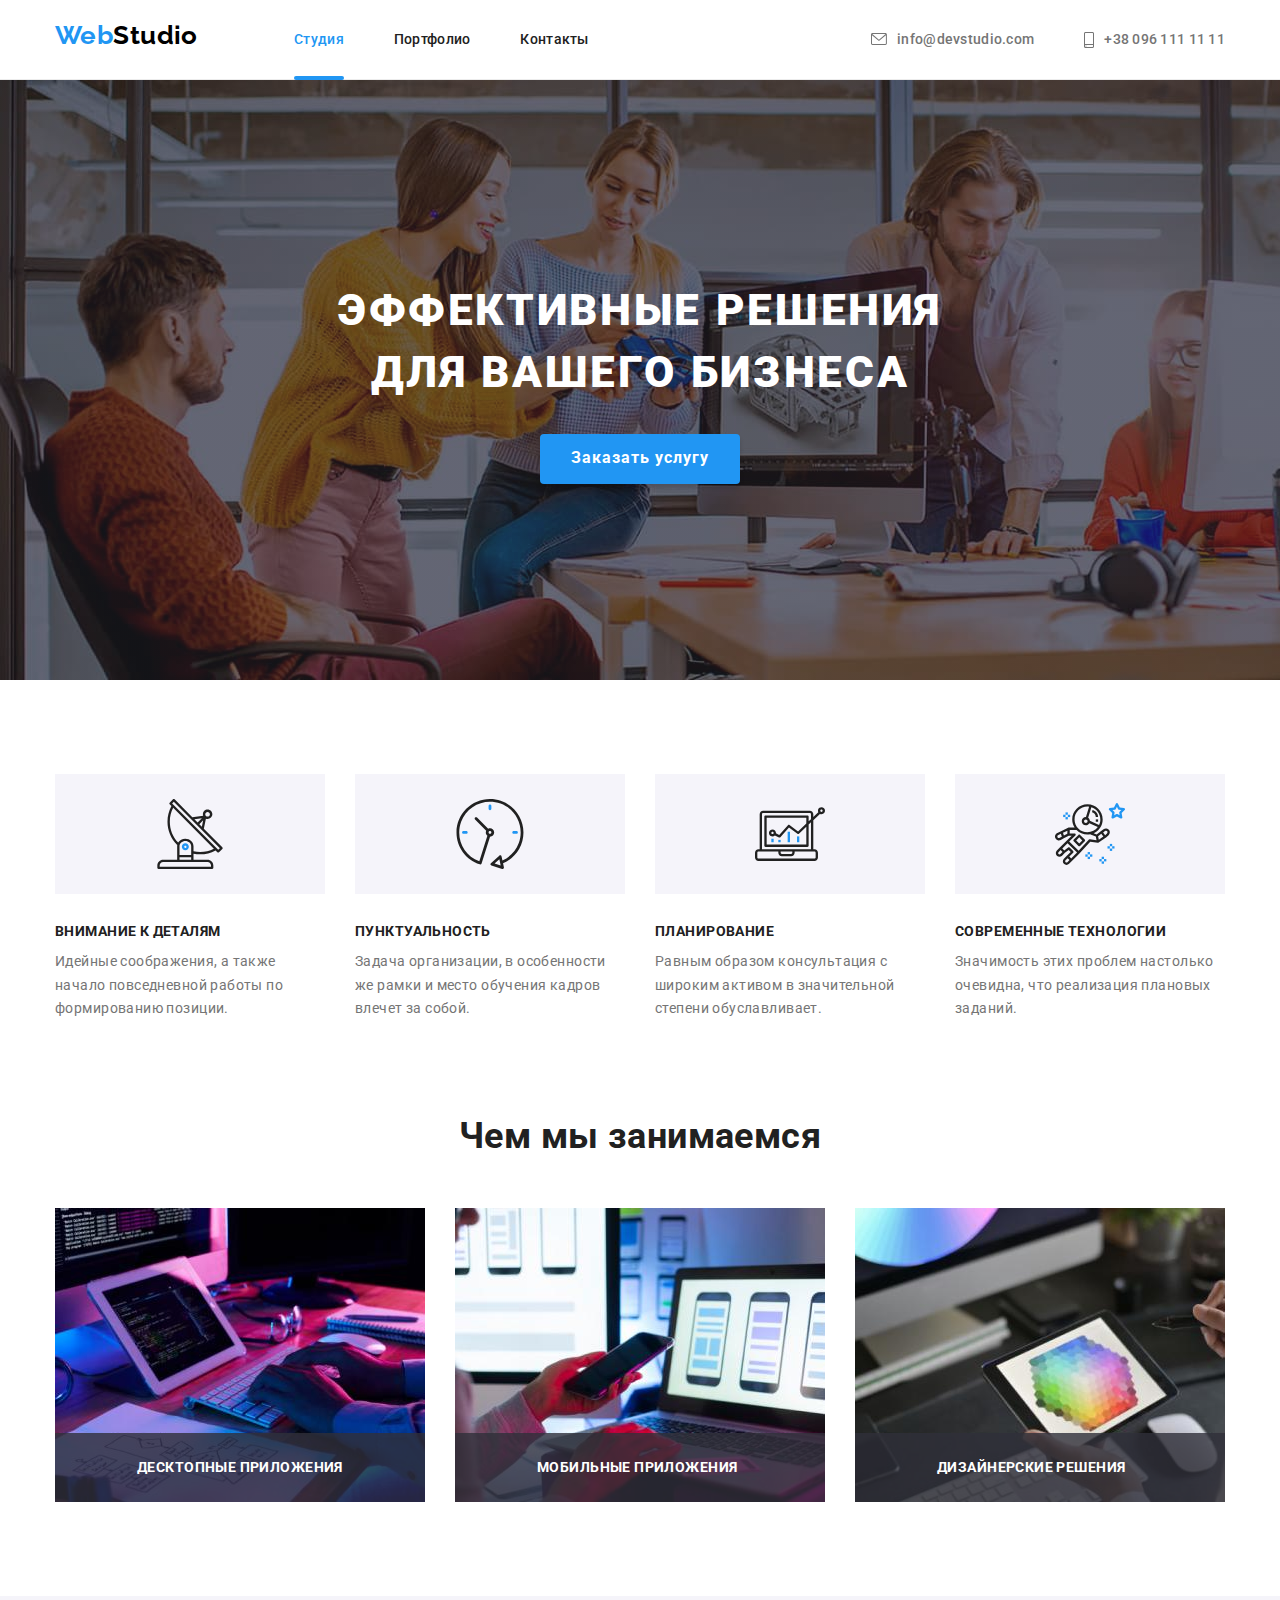
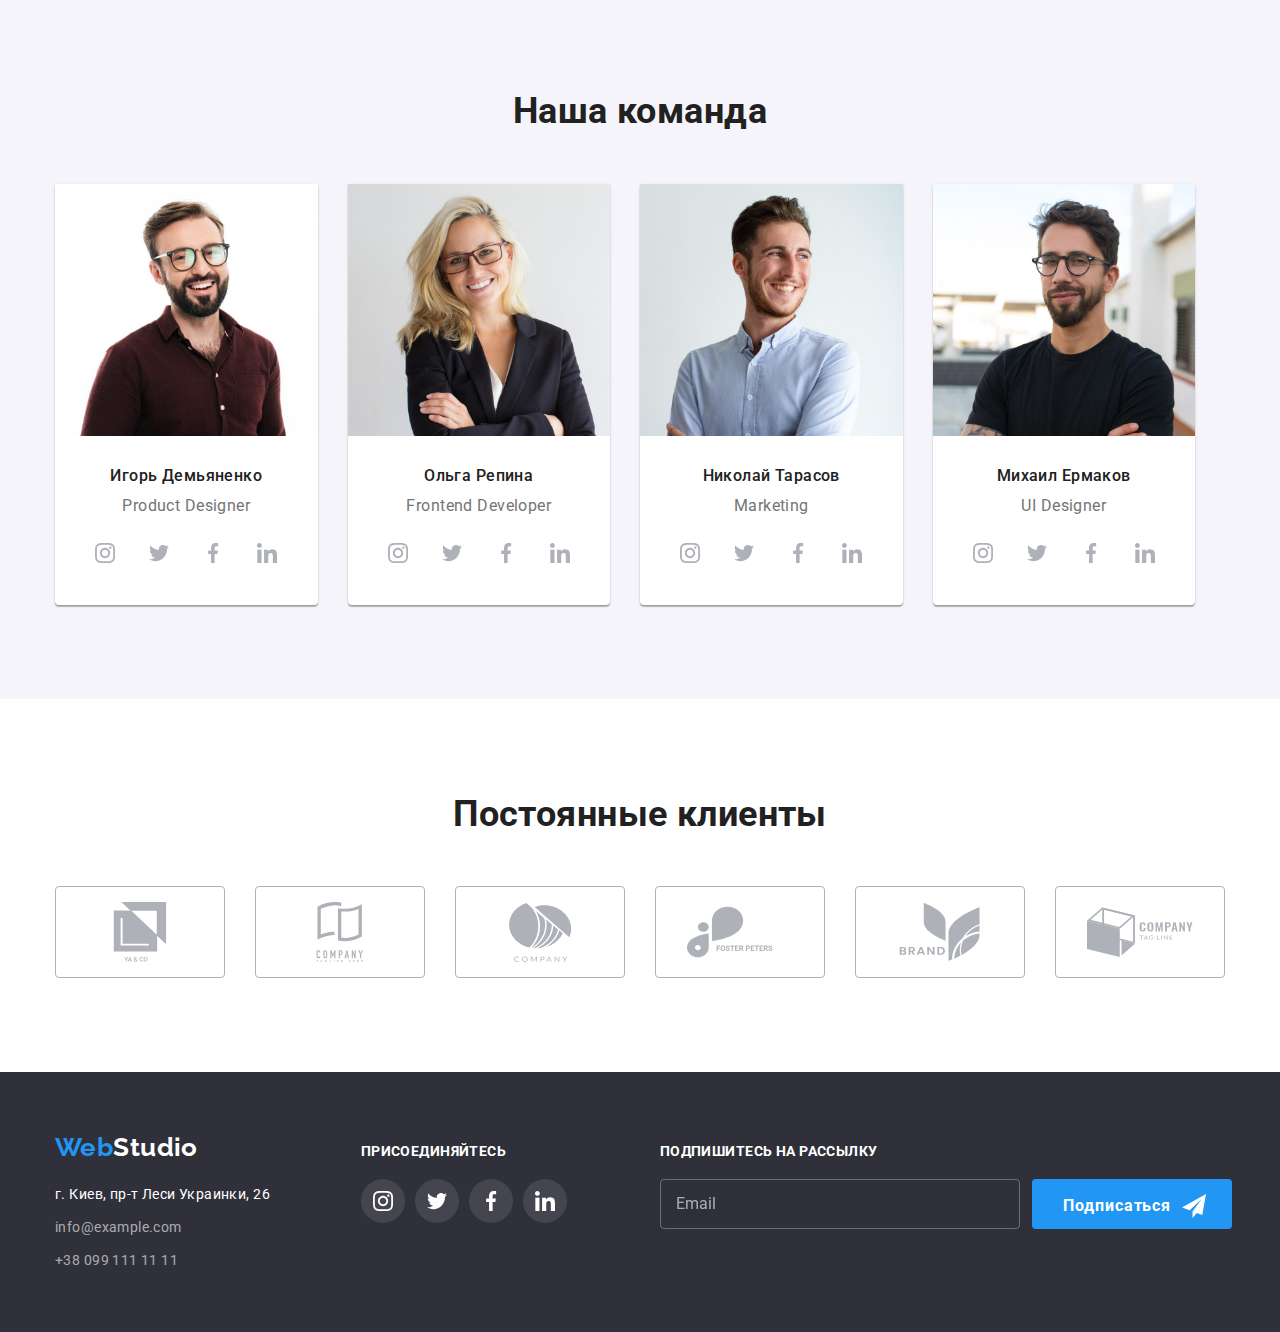
<file: index.html>
<!DOCTYPE html>
<html lang="ru">
  <head>
    <meta http-equiv="X-UA-Compatible" content="IE=edge" />
    <meta charset="UTF-8" />
    <meta name="viewport" content="width=device-width, initial-scale=1.0" />
    <title>WebStudio</title>
    <link rel="preconnect" href="https://fonts.gstatic.com" />
    <!-- Connecting Google fonts -->
    <link
      href="https://fonts.googleapis.com/css2?family=Raleway:wght@700&family=Roboto:wght@400;500;700;900&display=swap"
      rel="stylesheet"
    />
    <!-- Connecting CSS Styles -->
    <link
      rel="stylesheet"
      href="https://cdnjs.cloudflare.com/ajax/libs/modern-normalize/1.0.0/modern-normalize.min.css"
    />
    <link rel="stylesheet" href="css/styles.css" />
  </head>
  <body>
    <!-- Header -->
    <header class="page-header">
      <!-- Main navigation -->
      <div class="container">
        <nav>
          <!-- A logo is always a link -->
          <a class="link logo" href="./index.html" lang="en"
            ><span class="logo-accent">Web</span>Studio</a
          >

          <ul class="list site-nav">
            <li class="item">
              <a class="link current" href="./index.html">Студия</a>
            </li>
            <li class="item">
              <a class="link" href="./portfolio.html">Портфолио</a>
            </li>
            <li class="item"><a class="link" href="#">Контакты</a></li>
          </ul>
        </nav>

        <ul class="list site-nav-contacts">
          <li class="item">
            <a class="link contacts-link" href="mailto:info@devstudio.com">
              <svg class="email-icon" width="16" height="12">
                <use href="./images/icons/sprite.svg#icon-envelope"></use>
              </svg>
              info@devstudio.com
            </a>
          </li>
          <li class="item">
            <a class="link contacts-link" href="tel:+380961111111">
              <svg class="smartphone-icon" width="10" height="16">
                <use href="./images/icons/sprite.svg#icon-smartphone"></use>
              </svg>
              +38 096 111 11 11</a
            >
          </li>
        </ul>
      </div>
    </header>

    <!-- Unique page content -->
    <main>
      <!-- Hero section -->
      <section class="hero-section">
        <div class="hero-overlay">
          <h1 class="title page-title">
            Эффективные решения для вашего бизнеса
          </h1>
          <button type="button" class="hero-button" data-modal-open>
            Заказать услугу
          </button>
        </div>
      </section>

      <!-- Advantages section -->
      <section class="section">
        <div class="container">
          <h2 class="title section-title visually-hidden">Наши преимущества</h2>
          <!-- Hide in CSS -->

          <ul class="list advantages-list">
            <li class="item">
              <div class="advantages-icon-wrap">
                <svg width="70" height="70">
                  <use href="./images/icons/sprite.svg#icon-antenna"></use>
                </svg>
              </div>
              <h3 class="title advantages-title">Внимание к деталям</h3>
              <p>
                Идейные соображения, а также начало повседневной работы по
                формированию позиции.
              </p>
            </li>
            <li class="item">
              <div class="advantages-icon-wrap">
                <svg width="70" height="70">
                  <use href="./images/icons/sprite.svg#icon-clock"></use>
                </svg>
              </div>
              <h3 class="title advantages-title">Пунктуальность</h3>
              <p>
                Задача организации, в особенности же рамки и место обучения
                кадров влечет за собой.
              </p>
            </li>
            <li class="item">
              <div class="advantages-icon-wrap">
                <svg width="70" height="70">
                  <use href="./images/icons/sprite.svg#icon-diagram"></use>
                </svg>
              </div>
              <h3 class="title advantages-title">Планирование</h3>
              <p>
                Равным образом консультация с широким активом в значительной
                степени обуславливает.
              </p>
            </li>
            <li class="item">
              <div class="advantages-icon-wrap">
                <svg width="70" height="70">
                  <use href="./images/icons/sprite.svg#icon-astronaut"></use>
                </svg>
              </div>
              <h3 class="title advantages-title">Современные технологии</h3>
              <p>
                Значимость этих проблем настолько очевидна, что реализация
                плановых заданий.
              </p>
            </li>
          </ul>
        </div>
      </section>

      <!-- What we do section-->
      <section class="what-we-do-section">
        <div class="container">
          <h2 class="title section-title what-we-do-title">
            Чем мы занимаемся
          </h2>

          <ul class="list what-we-do-list">
            <li class="item">
              <div class="what-we-do-image-wrap">
                <img
                  src="./images/what-we-do/img1.jpg"
                  alt="Программист, работающий на планшете"
                  width="370"
                />
                <div class="what-we-do-image-overlay">
                  <p class="what-we-do-image-text">Десктопные приложения</p>
                </div>
              </div>
            </li>

            <li class="item">
              <div class="what-we-do-image-wrap">
                <img
                  src="./images/what-we-do/img2.jpg"
                  alt="Лэптоп с примерами работ"
                  width="370"
                />
                <div class="what-we-do-image-overlay">
                  <p class="what-we-do-image-text">Мобильные приложения</p>
                </div>
              </div>
            </li>

            <li class="item">
              <div class="what-we-do-image-wrap">
                <img
                  src="./images/what-we-do/img3.jpg"
                  alt="Планшет с цветовой палитрой"
                  width="370"
                />
                <div class="what-we-do-image-overlay">
                  <p class="what-we-do-image-text">Дизайнерские решения</p>
                </div>
              </div>
            </li>
          </ul>
        </div>
      </section>

      <!-- Our team section -->
      <section class="section team-section">
        <div class="container">
          <h2 class="title section-title team-title">Наша команда</h2>

          <ul class="list team-list">
            <li class="item">
              <img
                src="./images/our-team/igor.jpg"
                alt="Игорь Демьяненко"
                width="270"
              />

              <div class="team-info">
                <h3 class="title team-names">Игорь Демьяненко</h3>
                <p class="team-position" lang="en">Product Designer</p>
              </div>
              <ul class="list social-icons">
                <li class="social-icons-item">
                  <a
                    href=""
                    class="social-icons-link"
                    target="_blank"
                    rel="noopener noreferrer"
                  >
                    <svg class="social-icons-svg" width="20" height="20">
                      <use
                        href="./images/icons/sprite.svg#icon-instagram"
                      ></use></svg
                  ></a>
                </li>
                <li class="social-icons-item">
                  <a
                    href=""
                    class="social-icons-link"
                    target="_blank"
                    rel="noopener noreferrer"
                  >
                    <svg class="social-icons-svg" width="20" height="20">
                      <use
                        href="./images/icons/sprite.svg#icon-twitter"
                      ></use></svg
                  ></a>
                </li>
                <li class="social-icons-item">
                  <a
                    href=""
                    class="social-icons-link"
                    target="_blank"
                    rel="noopener noreferrer"
                  >
                    <svg class="social-icons-svg" width="20" height="20">
                      <use
                        href="./images/icons/sprite.svg#icon-facebook"
                      ></use></svg
                  ></a>
                </li>
                <li class="social-icons-item">
                  <a
                    href=""
                    class="social-icons-link"
                    target="_blank"
                    rel="noopener noreferrer"
                  >
                    <svg class="social-icons-svg" width="20" height="20">
                      <use
                        href="./images/icons/sprite.svg#icon-linkedin"
                      ></use></svg
                  ></a>
                </li>
              </ul>
            </li>

            <li class="item">
              <img
                src="./images/our-team/olga.jpg"
                alt="Ольга Репина"
                width="270"
              />

              <div class="team-info">
                <h3 class="title team-names">Ольга Репина</h3>
                <p class="team-position" lang="en">Frontend Developer</p>
              </div>
              <ul class="list social-icons">
                <li class="social-icons-item">
                  <a
                    href=""
                    class="social-icons-link"
                    target="_blank"
                    rel="noopener noreferrer"
                  >
                    <svg class="social-icons-svg" width="20" height="20">
                      <use
                        href="./images/icons/sprite.svg#icon-instagram"
                      ></use></svg
                  ></a>
                </li>
                <li class="social-icons-item">
                  <a
                    href=""
                    class="social-icons-link"
                    target="_blank"
                    rel="noopener noreferrer"
                  >
                    <svg class="social-icons-svg" width="20" height="20">
                      <use
                        href="./images/icons/sprite.svg#icon-twitter"
                      ></use></svg
                  ></a>
                </li>
                <li class="social-icons-item">
                  <a
                    href=""
                    class="social-icons-link"
                    target="_blank"
                    rel="noopener noreferrer"
                  >
                    <svg class="social-icons-svg" width="20" height="20">
                      <use
                        href="./images/icons/sprite.svg#icon-facebook"
                      ></use></svg
                  ></a>
                </li>
                <li class="social-icons-item">
                  <a
                    href=""
                    class="social-icons-link"
                    target="_blank"
                    rel="noopener noreferrer"
                  >
                    <svg class="social-icons-svg" width="20" height="20">
                      <use
                        href="./images/icons/sprite.svg#icon-linkedin"
                      ></use></svg
                  ></a>
                </li>
              </ul>
            </li>

            <li class="item">
              <img
                src="./images/our-team/nick.jpg"
                alt="Николай Тарасов"
                width="270"
              />

              <div class="team-info">
                <h3 class="title team-names">Николай Тарасов</h3>
                <p class="team-position" lang="en">Marketing</p>
              </div>
              <ul class="list social-icons">
                <li class="social-icons-item">
                  <a
                    href=""
                    class="social-icons-link"
                    target="_blank"
                    rel="noopener noreferrer"
                  >
                    <svg class="social-icons-svg" width="20" height="20">
                      <use
                        href="./images/icons/sprite.svg#icon-instagram"
                      ></use></svg
                  ></a>
                </li>
                <li class="social-icons-item">
                  <a
                    href=""
                    class="social-icons-link"
                    target="_blank"
                    rel="noopener noreferrer"
                  >
                    <svg class="social-icons-svg" width="20" height="20">
                      <use
                        href="./images/icons/sprite.svg#icon-twitter"
                      ></use></svg
                  ></a>
                </li>
                <li class="social-icons-item">
                  <a
                    href=""
                    class="social-icons-link"
                    target="_blank"
                    rel="noopener noreferrer"
                  >
                    <svg class="social-icons-svg" width="20" height="20">
                      <use
                        href="./images/icons/sprite.svg#icon-facebook"
                      ></use></svg
                  ></a>
                </li>
                <li class="social-icons-item">
                  <a
                    href=""
                    class="social-icons-link"
                    target="_blank"
                    rel="noopener noreferrer"
                  >
                    <svg class="social-icons-svg" width="20" height="20">
                      <use
                        href="./images/icons/sprite.svg#icon-linkedin"
                      ></use></svg
                  ></a>
                </li>
              </ul>
            </li>

            <li class="item">
              <img
                src="./images/our-team/mikhail.jpg"
                alt="Михаил Ермаков"
                width="270"
              />

              <div class="team-info">
                <h3 class="title team-names">Михаил Ермаков</h3>
                <p class="team-position" lang="en">UI Designer</p>
              </div>
              <ul class="list social-icons">
                <li class="social-icons-item">
                  <a
                    href=""
                    class="social-icons-link"
                    target="_blank"
                    rel="noopener noreferrer"
                  >
                    <svg class="social-icons-svg" width="20" height="20">
                      <use
                        href="./images/icons/sprite.svg#icon-instagram"
                      ></use></svg
                  ></a>
                </li>
                <li class="social-icons-item">
                  <a
                    href=""
                    class="social-icons-link"
                    target="_blank"
                    rel="noopener noreferrer"
                  >
                    <svg class="social-icons-svg" width="20" height="20">
                      <use
                        href="./images/icons/sprite.svg#icon-twitter"
                      ></use></svg
                  ></a>
                </li>
                <li class="social-icons-item">
                  <a
                    href=""
                    class="social-icons-link"
                    target="_blank"
                    rel="noopener noreferrer"
                  >
                    <svg class="social-icons-svg" width="20" height="20">
                      <use
                        href="./images/icons/sprite.svg#icon-facebook"
                      ></use></svg
                  ></a>
                </li>
                <li class="social-icons-item">
                  <a
                    href=""
                    class="social-icons-link"
                    target="_blank"
                    rel="noopener noreferrer"
                  >
                    <svg class="social-icons-svg" width="20" height="20">
                      <use
                        href="./images/icons/sprite.svg#icon-linkedin"
                      ></use></svg
                  ></a>
                </li>
              </ul>
            </li>
          </ul>
        </div>
      </section>

      <!-- Our clients -->
      <section class="section">
        <div class="container">
          <h2 class="title section-title clients-section-title">
            Постоянные клиенты
          </h2>
          <ul class="list clients-list">
            <li class="clients-list-item">
              <a
                href=""
                class="clients-list-link"
                target="_blank"
                rel="noopener noreferrer"
                ><div class="clients-list-item-wrap">
                  <svg class="clients-list-svg" width="106" height="60">
                    <use href="./images/icons/sprite.svg#icon-client-1"></use>
                  </svg>
                </div>
              </a>
            </li>
            <li class="clients-list-item">
              <a
                href=""
                class="clients-list-link"
                target="_blank"
                rel="noopener noreferrer"
                ><div class="clients-list-item-wrap">
                  <svg class="clients-list-svg" width="106" height="60">
                    <use href="./images/icons/sprite.svg#icon-client-2"></use>
                  </svg></div
              ></a>
            </li>
            <li class="clients-list-item">
              <a
                href=""
                class="clients-list-link"
                target="_blank"
                rel="noopener noreferrer"
                ><div class="clients-list-item-wrap">
                  <svg class="clients-list-svg" width="106" height="60">
                    <use href="./images/icons/sprite.svg#icon-client-3"></use>
                  </svg></div
              ></a>
            </li>
            <li class="clients-list-item">
              <a
                href=""
                class="clients-list-link"
                target="_blank"
                rel="noopener noreferrer"
                ><div class="clients-list-item-wrap">
                  <svg class="clients-list-svg" width="106" height="60">
                    <use href="./images/icons/sprite.svg#icon-client-4"></use>
                  </svg></div
              ></a>
            </li>
            <li class="clients-list-item">
              <a
                href=""
                class="clients-list-link"
                target="_blank"
                rel="noopener noreferrer"
                ><div class="clients-list-item-wrap">
                  <svg class="clients-list-svg" width="106" height="60">
                    <use href="./images/icons/sprite.svg#icon-client-5"></use>
                  </svg></div
              ></a>
            </li>
            <li class="clients-list-item">
              <a
                href=""
                class="clients-list-link"
                target="_blank"
                rel="noopener noreferrer"
                ><div class="clients-list-item-wrap">
                  <svg class="clients-list-svg" width="106" height="60">
                    <use href="./images/icons/sprite.svg#icon-client-6"></use>
                  </svg></div
              ></a>
            </li>
          </ul>
        </div>
      </section>
    </main>

    <!-- Footer -->
    <footer class="footer">
      <div class="container footer-container">
        <address class="address">
          <a class="link logo logo-footer" href="/" lang="en"
            ><span class="logo-accent">Web</span>Studio</a
          >
          <p class="footer-address-text">г. Киев, пр-т Леси Украинки, 26</p>
          <ul class="list footer-contacts">
            <li class="item">
              <a class="link" href="mailto:info@example.com"
                >info@example.com</a
              >
            </li>
            <li class="item">
              <a class="link" href="tel:+380991111111">+38 099 111 11 11</a>
            </li>
          </ul>
        </address>
        <!-- Join us socials -->
        <div class="join-us-footer">
          <p class="join-us-footer-title">Присоединяйтесь</p>
          <ul class="list social-icons">
            <li class="social-icons-item">
              <a
                href=""
                class="footer-social-icons-link"
                target="_blank"
                rel="noopener noreferrer"
              >
                <svg class="footer-social-icons-svg" width="20" height="20">
                  <use
                    href="./images/icons/sprite.svg#icon-instagram"
                  ></use></svg
              ></a>
            </li>
            <li class="social-icons-item">
              <a
                href=""
                class="footer-social-icons-link"
                target="_blank"
                rel="noopener noreferrer"
              >
                <svg class="footer-social-icons-svg" width="20" height="20">
                  <use href="./images/icons/sprite.svg#icon-twitter"></use></svg
              ></a>
            </li>
            <li class="social-icons-item">
              <a
                href=""
                class="footer-social-icons-link"
                target="_blank"
                rel="noopener noreferrer"
              >
                <svg class="footer-social-icons-svg" width="20" height="20">
                  <use
                    href="./images/icons/sprite.svg#icon-facebook"
                  ></use></svg
              ></a>
            </li>
            <li class="social-icons-item">
              <a
                href=""
                class="footer-social-icons-link"
                target="_blank"
                rel="noopener noreferrer"
              >
                <svg class="footer-social-icons-svg" width="20" height="20">
                  <use
                    href="./images/icons/sprite.svg#icon-linkedin"
                  ></use></svg
              ></a>
            </li>
          </ul>
        </div>
        <!-- Footer Subscribe Form -->
        <div class="subscribe-footer-wrap">
          <p class="subscribe-footer-title">Подпишитесь на рассылку</p>
          <form class="footer-subscribe-form">
            <div class="footer-email-form-field">
              <label for="footer-email" class="form-label"></label>
              <input
                type="email"
                name="email"
                id="footer-email"
                placeholder="Email"
                class="form-input-subscribe"
              />
            </div>

            <button class="footer-subscribe-button" type="submit">
              Подписаться
              <svg class="footer-subscribe-button-icon" width="24" height="24">
                <use href="./images/icons/sprite.svg#icon-send"></use>
              </svg>
            </button>
          </form>
        </div>
      </div>
    </footer>

    <!-- Order service modal -->
    <div class="backdrop is-hidden" data-modal>
      <div class="modal">
        <button class="modal-close-button">
          <svg class="modal-close-icon" width="18" height="18" data-modal-close>
            <use href="./images/icons/sprite.svg#icon-close"></use>
          </svg>
        </button>

        <!-- Modal form -->
        <form class="modal-form js-speaker-form" autocomplete="off">
          <p class="modal-form-heading">
            Оставьте свои данные, мы вам перезвоним
          </p>
          <div class="modal-form-field">
            <label for="name" class="modal-form-label">Имя</label>

            <input type="text" name="user-name" id="name" class="form-input" />
            <svg class="modal-field-icon" width="18" height="18">
              <use href="./images/icons/sprite.svg#icon-person"></use>
            </svg>
          </div>

          <div class="modal-form-field">
            <label for="tel" class="modal-form-label">Телефон</label>

            <input type="tel" name="tel" id="tel" class="form-input" />
            <svg class="modal-field-icon" width="18" height="18">
              <use href="./images/icons/sprite.svg#icon-phone"></use>
            </svg>
          </div>

          <div class="modal-form-field">
            <label for="modal-form-email" class="modal-form-label">Почта</label>

            <input
              type="email"
              name="email"
              id="modal-form-email"
              class="form-input"
            />
            <svg class="modal-field-icon" width="18" height="18">
              <use href="./images/icons/sprite.svg#icon-email"></use>
            </svg>
          </div>

          <div class="modal-form-field modal-form-field-comment">
            <label for="comment" class="modal-form-label">Комментарий</label>
            <textarea
              name="comment"
              rows="10"
              id="comment"
              placeholder="Введите текст"
              class="form-input textarea-comment"
            ></textarea>
          </div>

          <div class="modal-form-policy-field">
            <label class="modal-form-policy-label">
              <input type="checkbox" name="policy" class="policy-checkbox" />
              <span class="checkbox-icon"></span>
              <span>
                Соглашаюсь с рассылкой и принимаю
                <a href="" class="modal-form-policy-link">Условия договора</a>
              </span>
            </label>
          </div>

          <button class="modal-form-submit-button" type="submit">
            Отправить
          </button>
        </form>
      </div>
    </div>
    <script src="./js/modal.js"></script>
  </body>
</html>
</file>
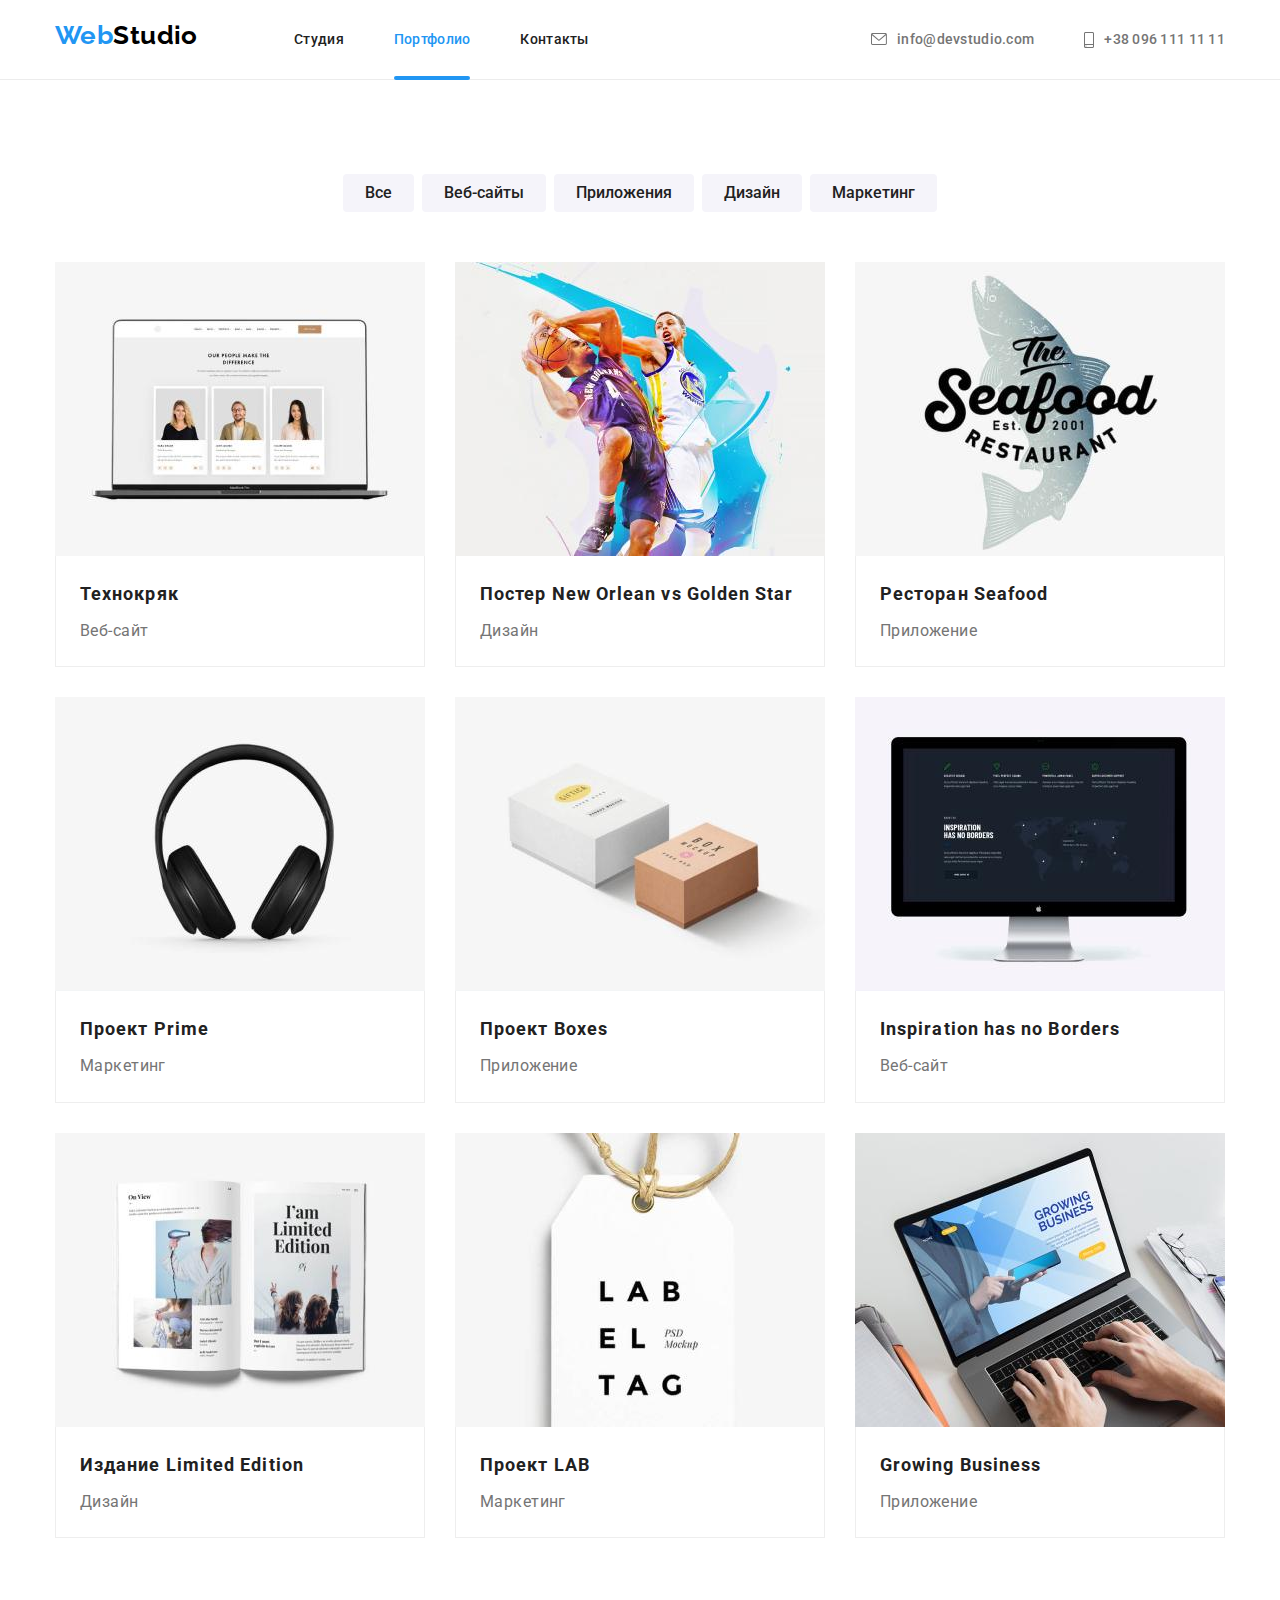
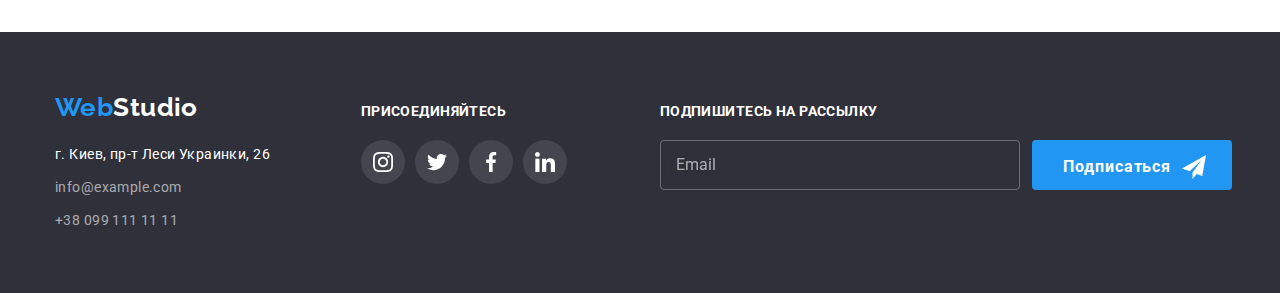
<file: portfolio.html>
<!DOCTYPE html>
<html lang="ru">
  <head>
    <meta charset="UTF-8" />
    <meta http-equiv="X-UA-Compatible" content="IE=edge" />
    <meta name="viewport" content="width=device-width, initial-scale=1.0" />
    <title>Portfolio</title>
    <link rel="preconnect" href="https://fonts.gstatic.com" />
    <!-- Connecting Google fonts-->
    <link
      href="https://fonts.googleapis.com/css2?family=Raleway:wght@700&family=Roboto:wght@400;500;700;900&display=swap"
      rel="stylesheet"
    />
    <!-- Connecting CSS Styles -->
    <link
      rel="stylesheet"
      href="https://cdnjs.cloudflare.com/ajax/libs/modern-normalize/1.0.0/modern-normalize.min.css"
    />
    <link rel="stylesheet" href="css/styles.css" />
  </head>
  <body>
    <!-- Header -->
    <header class="page-header">
      <!-- Main navigation -->
      <div class="container">
        <nav>
          <!-- A logo is always a link -->
          <a class="link logo" href="./index.html" lang="en"
            ><span class="logo-accent">Web</span>Studio</a
          >

          <ul class="list site-nav">
            <li class="item">
              <a class="link" href="./index.html">Студия</a>
            </li>
            <li class="item">
              <a class="link current" href="./portfolio.html">Портфолио</a>
            </li>
            <li class="item"><a class="link" href="#">Контакты</a></li>
          </ul>
        </nav>

        <ul class="list site-nav-contacts">
          <li class="item">
            <a class="link contacts-link" href="mailto:info@devstudio.com">
              <svg class="email-icon" width="16" height="12">
                <use href="./images/icons/sprite.svg#icon-envelope"></use>
              </svg>
              info@devstudio.com
            </a>
          </li>
          <li class="item">
            <a class="link contacts-link" href="tel:+380961111111">
              <svg class="smartphone-icon" width="10" height="16">
                <use href="./images/icons/sprite.svg#icon-smartphone"></use>
              </svg>
              +38 096 111 11 11</a
            >
          </li>
        </ul>
      </div>
    </header>

    <!-- Main container -->
    <main>
      <section class="section">
        <div class="container">
          <h1 class="title page-title visually-hidden">Наши работы</h1>
          <ul class="list filter">
            <li class="item">
              <button class="works-filter" type="button">Все</button>
            </li>
            <li class="item">
              <button class="works-filter" type="button">Веб-сайты</button>
            </li>
            <li class="item">
              <button class="works-filter" type="button">Приложения</button>
            </li>
            <li class="item">
              <button class="works-filter" type="button">Дизайн</button>
            </li>
            <li class="item">
              <button class="works-filter" type="button">Маркетинг</button>
            </li>
          </ul>

          <ul class="list works">
            <li class="item">
              <a
                class="link works-item-link"
                href=""
                target="_blank"
                rel="noopener noreferrer"
                ><div class="works-item-wrap">
                  <div class="works-image-thumb">
                    <img
                      src="./images/portfolio/technocrack.jpg"
                      alt="Веб-сайт Технокряк"
                      width="370"
                    />
                    <div class="works-image-overlay">
                      <div class="works-image-text">
                        <p>
                          Технокряк это современная площадка распространения
                          коронавируса. Компании используют эту платформу для
                          цифрового шпионажа и атак на защищённые сервера
                          конкурентов.
                        </p>
                      </div>
                    </div>
                  </div>

                  <div class="works-item-info">
                    <h3 class="title works-title">Технокряк</h3>
                    <p class="works-desc">Веб-сайт</p>
                  </div>
                </div></a
              >
            </li>
            <li class="item">
              <a
                class="link works-item-link"
                href=""
                target="_blank"
                rel="noopener noreferrer"
                ><div class="works-item-wrap">
                  <div class="works-image-thumb">
                    <img
                      src="./images/portfolio/neworlean.jpg"
                      alt="Постер New Orlean vs Golden Star"
                      width="370"
                    />
                    <div class="works-image-overlay">
                      <div class="works-image-text">
                        <p>
                          Технокряк это современная площадка распространения
                          коронавируса. Компании используют эту платформу для
                          цифрового шпионажа и атак на защищённые сервера
                          конкурентов.
                        </p>
                      </div>
                    </div>
                  </div>

                  <div class="works-item-info">
                    <h3 class="title works-title">
                      Постер <span lang="en">New Orlean vs Golden Star</span>
                    </h3>
                    <p class="works-desc">Дизайн</p>
                  </div>
                </div></a
              >
            </li>
            <li class="item">
              <a
                class="link works-item-link"
                href=""
                target="_blank"
                rel="noopener noreferrer"
                ><div class="works-item-wrap">
                  <div class="works-image-thumb">
                    <img
                      src="./images/portfolio/seafood.jpg"
                      alt="Ресторан Seafood"
                      width="370"
                    />
                    <div class="works-image-overlay">
                      <div class="works-image-text">
                        <p>
                          Технокряк это современная площадка распространения
                          коронавируса. Компании используют эту платформу для
                          цифрового шпионажа и атак на защищённые сервера
                          конкурентов.
                        </p>
                      </div>
                    </div>
                  </div>

                  <div class="works-item-info">
                    <h3 class="title works-title">
                      Ресторан <span lang="en">Seafood</span>
                    </h3>
                    <p class="works-desc">Приложение</p>
                  </div>
                </div></a
              >
            </li>
            <li class="item">
              <a
                class="link works-item-link"
                href=""
                target="_blank"
                rel="noopener noreferrer"
                ><div class="works-item-wrap">
                  <div class="works-image-thumb">
                    <img
                      src="./images/portfolio/prime.jpg"
                      alt="Проект Prime"
                      width="370"
                    />
                    <div class="works-image-overlay">
                      <div class="works-image-text">
                        <p>
                          Технокряк это современная площадка распространения
                          коронавируса. Компании используют эту платформу для
                          цифрового шпионажа и атак на защищённые сервера
                          конкурентов.
                        </p>
                      </div>
                    </div>
                  </div>

                  <div class="works-item-info">
                    <h3 class="title works-title">
                      Проект <span lang="en">Prime</span>
                    </h3>
                    <p class="works-desc">Маркетинг</p>
                  </div>
                </div></a
              >
            </li>
            <li class="item">
              <a
                class="link works-item-link"
                href=""
                target="_blank"
                rel="noopener noreferrer"
                ><div class="works-item-wrap">
                  <div class="works-image-thumb">
                    <img
                      src="./images/portfolio/boxes.jpg"
                      alt="Проект Boxes"
                      width="370"
                    />
                    <div class="works-image-overlay">
                      <div class="works-image-text">
                        <p>
                          Технокряк это современная площадка распространения
                          коронавируса. Компании используют эту платформу для
                          цифрового шпионажа и атак на защищённые сервера
                          конкурентов.
                        </p>
                      </div>
                    </div>
                  </div>

                  <div class="works-item-info">
                    <h3 class="title works-title">
                      Проект <span lang="en">Boxes</span>
                    </h3>
                    <p class="works-desc">Приложение</p>
                  </div>
                </div></a
              >
            </li>
            <li class="item">
              <a
                class="link works-item-link"
                href=""
                target="_blank"
                rel="noopener noreferrer"
                ><div class="works-item-wrap">
                  <div class="works-image-thumb">
                    <img
                      src="./images/portfolio/inspiration.jpg"
                      alt="Проект Inspiration has no Borders"
                      width="370"
                    />
                    <div class="works-image-overlay">
                      <div class="works-image-text">
                        <p>
                          Технокряк это современная площадка распространения
                          коронавируса. Компании используют эту платформу для
                          цифрового шпионажа и атак на защищённые сервера
                          конкурентов.
                        </p>
                      </div>
                    </div>
                  </div>

                  <div class="works-item-info">
                    <h3 class="title works-title" lang="en">
                      Inspiration has no Borders
                    </h3>
                    <p class="works-desc">Веб-сайт</p>
                  </div>
                </div></a
              >
            </li>
            <li class="item">
              <a
                class="link works-item-link"
                href=""
                target="_blank"
                rel="noopener noreferrer"
                ><div class="works-item-wrap">
                  <div class="works-image-thumb">
                    <img
                      src="./images/portfolio/limited-edition.jpg"
                      alt="Издание Limited Edition"
                      width="370"
                    />
                    <div class="works-image-overlay">
                      <div class="works-image-text">
                        <p>
                          Технокряк это современная площадка распространения
                          коронавируса. Компании используют эту платформу для
                          цифрового шпионажа и атак на защищённые сервера
                          конкурентов.
                        </p>
                      </div>
                    </div>
                  </div>

                  <div class="works-item-info">
                    <h3 class="title works-title">
                      Издание <span lang="en">Limited Edition</span>
                    </h3>
                    <p class="works-desc">Дизайн</p>
                  </div>
                </div></a
              >
            </li>
            <li class="item">
              <a
                class="link works-item-link"
                href=""
                target="_blank"
                rel="noopener noreferrer"
                ><div class="works-item-wrap">
                  <div class="works-image-thumb">
                    <img
                      src="./images/portfolio/lab.jpg"
                      alt="Проект LAB"
                      width="370"
                    />
                    <div class="works-image-overlay">
                      <div class="works-image-text">
                        <p>
                          Технокряк это современная площадка распространения
                          коронавируса. Компании используют эту платформу для
                          цифрового шпионажа и атак на защищённые сервера
                          конкурентов.
                        </p>
                      </div>
                    </div>
                  </div>

                  <div class="works-item-info">
                    <h3 class="title works-title">
                      Проект <span lang="en">LAB</span>
                    </h3>
                    <p class="works-desc">Маркетинг</p>
                  </div>
                </div></a
              >
            </li>
            <li class="item">
              <a
                class="link works-item-link"
                href=""
                target="_blank"
                rel="noopener noreferrer"
                ><div class="works-item-wrap">
                  <div class="works-image-thumb">
                    <img
                      src="./images/portfolio/growing-business.jpg"
                      alt="Проект Growing Business"
                      width="370"
                    />
                    <div class="works-image-overlay">
                      <div class="works-image-text">
                        <p>
                          Технокряк это современная площадка распространения
                          коронавируса. Компании используют эту платформу для
                          цифрового шпионажа и атак на защищённые сервера
                          конкурентов.
                        </p>
                      </div>
                    </div>
                  </div>

                  <div class="works-item-info">
                    <h3 class="title works-title" lang="en">
                      Growing Business
                    </h3>
                    <p class="works-desc">Приложение</p>
                  </div>
                </div></a
              >
            </li>
          </ul>
        </div>
      </section>
    </main>

    <!-- Footer -->
    <footer class="footer">
      <div class="container footer-container">
        <address class="address">
          <a class="link logo logo-footer" href="/" lang="en"
            ><span class="logo-accent">Web</span>Studio</a
          >
          <p class="footer-address-text">г. Киев, пр-т Леси Украинки, 26</p>
          <ul class="list footer-contacts">
            <li class="item">
              <a class="link" href="mailto:info@example.com"
                >info@example.com</a
              >
            </li>
            <li class="item">
              <a class="link" href="tel:+380991111111">+38 099 111 11 11</a>
            </li>
          </ul>
        </address>
        <!-- Join us socials -->
        <div class="join-us-footer">
          <p class="join-us-footer-title">Присоединяйтесь</p>
          <ul class="list social-icons">
            <li class="social-icons-item">
              <a
                href=""
                class="footer-social-icons-link"
                target="_blank"
                rel="noopener noreferrer"
              >
                <svg class="footer-social-icons-svg" width="20" height="20">
                  <use
                    href="./images/icons/sprite.svg#icon-instagram"
                  ></use></svg
              ></a>
            </li>
            <li class="social-icons-item">
              <a
                href=""
                class="footer-social-icons-link"
                target="_blank"
                rel="noopener noreferrer"
              >
                <svg class="footer-social-icons-svg" width="20" height="20">
                  <use href="./images/icons/sprite.svg#icon-twitter"></use></svg
              ></a>
            </li>
            <li class="social-icons-item">
              <a
                href=""
                class="footer-social-icons-link"
                target="_blank"
                rel="noopener noreferrer"
              >
                <svg class="footer-social-icons-svg" width="20" height="20">
                  <use
                    href="./images/icons/sprite.svg#icon-facebook"
                  ></use></svg
              ></a>
            </li>
            <li class="social-icons-item">
              <a
                href=""
                class="footer-social-icons-link"
                target="_blank"
                rel="noopener noreferrer"
              >
                <svg class="footer-social-icons-svg" width="20" height="20">
                  <use
                    href="./images/icons/sprite.svg#icon-linkedin"
                  ></use></svg
              ></a>
            </li>
          </ul>
        </div>
        <!-- Footer Subscribe Form -->
        <div class="subscribe-footer-wrap">
          <p class="subscribe-footer-title">Подпишитесь на рассылку</p>
          <form class="footer-subscribe-form">
            <div class="footer-email-form-field">
              <label for="footer-email" class="form-label"></label>
              <input
                type="email"
                name="email"
                id="footer-email"
                placeholder="Email"
                class="form-input-subscribe"
              />
            </div>

            <button class="footer-subscribe-button" type="submit">
              Подписаться
              <svg class="footer-subscribe-button-icon" width="24" height="24">
                <use href="./images/icons/sprite.svg#icon-send"></use>
              </svg>
            </button>
          </form>
        </div>
      </div>
    </footer>
  </body>
</html>
</file>
<file: css/styles.css>
:root {
  --main-text-cl: #757575;
  --title-cl: #212121;
  --accent-cl: #2196f3;
  --logo-black-cl: #000000;

  --main-bg-cl: #ffffff;
  --alt-bg-cl: #f5f4fa;
  --dark-bg-text-cl: #ffffff;
  --hero-footer-bg-cl: #2f303a;
  --social-icons-cl: #afb1b8;

  --main-font: 'Roboto', sans-serif;
  --alt-font: 'Raleway', sans-serif;

  --works-card-gap: 30px;

  --timing-function: cubic-bezier(0.4, 0, 0.2, 1);
}

html {
  box-sizing: border-box;
}

h1,
h2,
h3,
h4,
h5,
h6,
p,
ul {
  margin: 0;
}

body {
  font-family: var(--main-font);
  font-size: 14px;
  line-height: 1.7;
  letter-spacing: 0.03em;
  color: var(--main-text-cl);
}

img {
  display: block;
  max-width: 100%;
}

/* Unility classes */

.container {
  width: 1200px;
  padding-left: 15px;
  padding-right: 15px;
  margin: 0 auto;
}

.link {
  color: inherit;
  text-decoration: none;

  transition: color 250ms var(--timing-function);
}

.link:hover,
.link:focus {
  color: var(--accent-cl);
}

.list {
  margin: 0;
  padding: 0;
  list-style: none;
}

.address {
  font-style: inherit;
}

/* Logo */

.logo {
  margin-right: 93px;
  font-family: var(--alt-font);
  font-weight: 700;
  font-size: 26px;
  line-height: 1.2;
  color: var(--logo-black-cl);
}

.logo-accent {
  color: var(--accent-cl);
}

.logo:hover,
.logo:focus {
  color: var(--logo-black-cl);
}

.logo-footer,
.logo-footer:hover,
.logo-footer:focus {
  color: var(--dark-bg-text-cl);
}

.section {
  padding-top: 94px;
  padding-bottom: 94px;
}

.what-we-do-section {
  padding-bottom: 94px;
}

/* Titles */

.title {
  color: var(--title-cl);
}

.page-title {
  display: block;
  width: 696px;
  margin: 0 auto;
  margin-bottom: 30px;

  font-weight: 900;
  font-size: 44px;
  line-height: 1.4;
  letter-spacing: 0.06em;
  text-transform: uppercase;
  text-align: center;
  color: var(--dark-bg-text-cl);
}

.section-title {
  font-weight: 700;
  font-size: 36px;
  line-height: 1.2;
  text-align: center;
}

.advantages-title {
  font-size: inherit;
  font-weight: 700;
  line-height: 1.1;
  text-transform: uppercase;
}

/* Header and navigation */

.page-header {
  border-bottom: 1px solid #ececec;
}

.page-header .container {
  display: flex;
  align-items: center;
}

.site-nav {
  display: inline-flex;
  font-weight: 500;
  line-height: 1.1;
  letter-spacing: 0.02em;
  color: var(--title-cl);
}

.site-nav .item:not(:last-child) {
  margin-right: 50px;
}

/* .site-nav .item + .item {
  margin-left: 50px;
} */

.site-nav-contacts {
  margin-left: auto;
  display: flex;
  color: currentColor;
  font-weight: 500;
  letter-spacing: 0.02em;
  line-height: 1.1;
}

.site-nav-contacts .item + .item {
  margin-left: 50px;
}

.site-nav .link.current {
  color: var(--accent-cl);
}

.site-nav .link {
  display: block;
  padding: 32px 0;
  position: relative;
}

.site-nav .link.current::after {
  /* display: block; */
  position: absolute;
  bottom: 0;
  left: 0;

  content: '';
  width: 100%;
  height: 4px;
  border-radius: 2px;
  background-color: var(--accent-cl);
  transform: translateY(1px);
}

.contacts-link {
  display: flex;
  align-items: center;
}

.email-icon {
  margin-right: 10px;
  fill: currentColor;
}

.smartphone-icon {
  margin-right: 10px;
  fill: currentColor;
}

/* Hero section */

.hero-section {
  text-align: center;
}

.hero-overlay {
  margin: 0 auto;
  padding-top: 200px;
  padding-bottom: 200px;
  max-width: 1600px;
  height: 600px;
  background: linear-gradient(
      to right,
      rgba(47, 48, 58, 0.4),
      rgba(47, 48, 58, 0.4)
    ),
    url('../images/hero.jpg');
}

.hero-button {
  width: 200px;
  height: 50px;
  padding: 0;

  font-weight: 700;
  font-size: 16px;
  line-height: 1.9;
  letter-spacing: 0.06em;
  color: var(--dark-bg-text-cl);

  border: 1px solid transparent;
  border-radius: 4px;
  background: var(--accent-cl);
  box-shadow: 0px 4px 4px rgba(0, 0, 0, 0.15);
  color: var(--dark-bg-text-cl);
}

.hero-button:hover {
  cursor: pointer;
}

/* .hero-button-text {
  font-weight: 700;
  font-size: 16px;
  line-height: 1.9;
  letter-spacing: 0.06em;
  color: var(--dark-bg-text-cl);
} */

/* Advantages section */

.advantages-list {
  display: flex;
}

.advantages-list .item {
  flex-basis: calc(100% / 4 - 30px);
}

.advantages-list .item:not(:last-child) {
  margin-right: 30px;
}

.advantages-title {
  margin-bottom: 10px;
}

.advantages-icon-wrap {
  width: 270px;
  height: 120px;
  margin-bottom: 30px;
  padding: 25px 100px;
  background-color: var(--alt-bg-cl);
}

/* What we do section */

.what-we-do-title {
  margin-bottom: 50px;
}

.what-we-do-list {
  display: flex;
}

.what-we-do-list .item:not(:last-child) {
  margin-right: 30px;
}

.what-we-do-image-wrap {
  position: relative;
}

.what-we-do-image-overlay {
  position: absolute;
  bottom: 0;
  left: 0;

  width: 100%;
  padding: 27px 82px;
  background: rgba(47, 48, 58, 0.8);
}

.what-we-do-image-overlay .what-we-do-image-text {
  font-weight: 700;
  line-height: 1.1;
  text-transform: uppercase;
  color: var(--dark-bg-text-cl);
}

/* Our Team */

.team-section {
  background-color: var(--alt-bg-cl);
}

.team-title {
  margin-bottom: 50px;
}

.team-list {
  display: flex;
}

.team-list .item {
  padding-bottom: 30px;
  flex-basis: calc(100% / 4 - 30px);
  text-align: center;
  background: var(--main-bg-cl);
  border-radius: 0px 0px 4px 4px;
  box-shadow: 0px 1px 3px rgba(0, 0, 0, 0.12), 0px 1px 1px rgba(0, 0, 0, 0.14),
    0px 2px 1px rgba(0, 0, 0, 0.2);
}

.team-list .item:not(:last-child) {
  margin-right: 30px;
}

.team-info {
  padding: 30px 55px 16px 55px;
}

.team-names {
  margin-bottom: 10px;
  font-weight: 500;
  font-size: 16px;
  line-height: 1.2;
}

.team-position {
  font-size: 16px;
  line-height: 1.2;
}

.social-icons {
  display: inline-flex;
}

.social-icons-svg {
  fill: var(--social-icons-cl);

  transition: fill 250ms var(--timing-function);
}

.social-icons-link:hover .social-icons-svg,
.social-icons-link:focus .social-icons-svg {
  fill: var(--dark-bg-text-cl);
}

.social-icons-link {
  display: flex;
  align-items: center;
  justify-content: center;
  width: 44px;
  height: 44px;
  border-radius: 50%;
  background-color: var(--main-bg-cl);

  transition: background-color 250ms var(--timing-function);
}

.social-icons-link:hover,
.social-icons-link:focus {
  background-color: var(--accent-cl);
}

.social-icons-item:not(:last-child) {
  margin-right: 10px;
}

/* Our clients */

.clients-section-title {
  margin-bottom: 50px;
}

.clients-list {
  display: flex;
}

.clients-list-item:not(:last-child) {
  margin-right: 30px;
}

.clients-list-item-wrap {
  /* padding: 16px 32px; */
  display: flex;
  align-items: center;
  justify-content: center;
  width: 170px;
  height: 92px;
  border: 1px solid var(--social-icons-cl);
  border-radius: 4px;

  transition: border-color 250ms var(--timing-function),
    box-shadow 250ms var(--timing-function);
}

.clients-list-svg {
  fill: var(--social-icons-cl);

  transition: fill 250ms var(--timing-function);
}

.clients-list-link:hover .clients-list-svg {
  fill: var(--accent-cl);
}

.clients-list-link:hover .clients-list-item-wrap {
  border-color: var(--accent-cl);
  box-shadow: 0px 4px 4px rgba(0, 0, 0, 0.25);
}

/* Portfolio Page */

/* Works filter */

.filter {
  display: flex;
  justify-content: center;
  margin-bottom: 50px;
}

.filter .item:not(:last-child) {
  margin-right: 8px;
}

.works {
  display: flex;
  flex-wrap: wrap;
  margin-left: calc(-1 * var(--works-card-gap));
  margin-top: calc(-1 * var(--works-card-gap));
}

.works .item {
  flex-basis: calc(100% / 3 - var(--works-card-gap));
  margin-left: var(--works-card-gap);
  margin-top: var(--works-card-gap);
  background: var(--main-bg-cl);
}

.works-item-info {
  padding: 20px 24px;
  border-left: 1px solid #eeeeee;
  border-right: 1px solid #eeeeee;
  border-bottom: 1px solid #eeeeee;
}

.works-filter {
  padding: 6px 22px;
  font-weight: 500;
  font-size: 16px;
  line-height: 1.6;
  text-align: center;
  color: var(--title-cl);
  background-color: var(--alt-bg-cl);
  border-radius: 4px;
  border: none;
  cursor: pointer;

  transition: background-color 250ms var(--timing-function),
    color 250ms var(--timing-function), box-shadow 250ms var(--timing-function);
}

.works-filter:hover,
.works-filter:focus {
  background-color: var(--accent-cl);
  color: var(--dark-bg-text-cl);
  box-shadow: 0px 3px 1px rgba(0, 0, 0, 0.1), 0px 1px 2px rgba(0, 0, 0, 0.08),
    0px 2px 2px rgba(0, 0, 0, 0.12);
}

/* Works description */

.works-desc {
  font-size: 16px;
  line-height: 1.9;
}

.works-image-thumb {
  position: relative;
  overflow: hidden;
}

.works-image-overlay {
  position: absolute;
  /* display: flex;
  justify-content: center;
  align-items: center; */
  top: 0;
  left: 0;
  width: 100%;
  height: 100%;
  background: rgba(33, 150, 243, 0.9);

  transform: translateY(100%);
  transition: transform 250ms var(--timing-function);
}

.works-item-link:hover .works-image-overlay {
  transform: translateY(0);
}

.works-image-text {
  position: absolute;
  top: 0;
  left: 0;

  padding: 63px 24px;
  font-size: 18px;
  line-height: 1.6;
  color: var(--dark-bg-text-cl);

  /* opacity: 0; */
}

.works-item-link:hover .works-image-text {
  opacity: 1;
}

.works-item-wrap {
  transition: box-shadow 250ms var(--timing-function);
}

/* Не сделал переход т.к. здесь не происхоит видимого перехода */
.works-item-link:hover,
.works-item-link:focus {
  color: var(--main-text-cl);
}

.works-item-link:hover .works-item-wrap,
.works-item-link:focus .works-item-wrap {
  box-shadow: 0px 1px 1px rgba(0, 0, 0, 0.12), 0px 4px 4px rgba(0, 0, 0, 0.06),
    1px 4px 6px rgba(0, 0, 0, 0.16);
}

/* Works */

.works-title {
  margin-bottom: 4px;
  font-weight: 700;
  font-size: 18px;
  line-height: 2;
  letter-spacing: 0.06em;
}

/* Visually hidden */

.visually-hidden {
  position: absolute !important;
  clip: rect(1px 1px 1px 1px);
  clip: rect(1px, 1px, 1px, 1px);
  padding: 0 !important;
  border: 0 !important;
  height: 1px !important;
  width: 1px !important;
  overflow: hidden;
}

/* Footer */

.logo-footer {
  display: block;
  margin-bottom: 20px;
}

.footer {
  padding-top: 60px;
  padding-bottom: 60px;
  background-color: var(--hero-footer-bg-cl);
}

.footer-address-text {
  margin-bottom: 9px;
  color: var(--dark-bg-text-cl);
}

.address {
  margin-right: 70px;
}

.footer-contacts {
  color: rgba(255, 255, 255, 0.6);
}

.footer-contacts .item + .item {
  margin-top: 9px;
}

.footer-container {
  display: flex;
}

/* Footer Join us socials */

.join-us-footer {
  padding-top: 12px;
}

.join-us-footer-title {
  margin-bottom: 20px;
  font-weight: 700;
  line-height: 1.1;
  text-transform: uppercase;
  color: var(--dark-bg-text-cl);
}

.footer-social-icons-svg {
  fill: var(--dark-bg-text-cl);
}

.footer-social-icons-link {
  display: flex;
  align-items: center;
  justify-content: center;
  width: 44px;
  height: 44px;
  border-radius: 50%;
  background-color: rgba(255, 255, 255, 0.1);

  transition: background-color 250ms var(--timing-function);
}

.footer-social-icons-link:hover,
.footer-social-icons-link:focus {
  background-color: var(--accent-cl);
}

/* Footer Subscribe Form*/

.subscribe-footer-wrap {
  margin-left: 93px;
  padding-top: 12px;
}

.subscribe-footer-title {
  margin-bottom: 20px;
  font-weight: 700;
  line-height: 1.1;
  text-transform: uppercase;
  color: var(--dark-bg-text-cl);
}

.form-input-subscribe {
  margin-right: 12px;
}

.footer-email-form-field input {
  width: 360px;
  height: 50px;
  padding: 15px;

  border: 1px solid rgba(255, 255, 255, 0.3);
  filter: drop-shadow(0px 4px 4px rgba(0, 0, 0, 0.15));
  border-radius: 4px;
  background: transparent;
}

.footer-email-form-field input::placeholder {
  font-size: 16px;
  line-height: 1.3;
  color: rgba(255, 255, 255, 0.6);
}

.footer-subscribe-form {
  display: flex;
  align-items: center;
}

.form-input-subscribe {
  color: rgba(255, 255, 255, 0.6);
}

.form-input-subscribe:focus {
  outline: none;
  color: rgba(255, 255, 255, 0.6);
}

.footer-subscribe-button {
  position: relative;
  padding: 10px 62px 20px 29px;
  width: 200px;
  height: 50px;

  color: var(--dark-bg-text-cl);
  font-weight: 700;
  font-size: 16px;
  line-height: 1.9;
  letter-spacing: 0.06em;

  background-color: var(--accent-cl);
  border-color: transparent;
  border-radius: 4px;

  transition: box-shadow 250ms var(--timing-function);
}

.footer-subscribe-button:hover {
  box-shadow: 0px 4px 4px rgba(0, 0, 0, 0.15);
  cursor: pointer;
}

.footer-subscribe-button-icon {
  position: absolute;
  top: 13px;
  left: 148px;
}

/* Order service modal */

.backdrop {
  position: fixed;
  top: 0;
  left: 0;

  width: 100%;
  height: 100%;
  background-color: rgba(0, 0, 0, 0.2);

  transition: opacity 250ms var(--timing-function),
    visibility 250ms var(--timing-function);
}

.backdrop.is-hidden {
  opacity: 0;
  visibility: hidden;
  pointer-events: none; /*Allows to click through the backdrop*/

  transition: opacity 250ms var(--timing-function),
    visibility 250ms var(--timing-function);
}

.modal {
  position: absolute;
  top: 50%;
  left: 50%;
  transform: translate(-50%, -50%);

  width: 528px;
  /* height: 581px; */
  background-color: var(--main-bg-cl);
}

/* Modal form */

.modal-form {
  width: 528px;
  padding: 40px;
}

.modal-form-field {
  display: flex;
  flex-direction: column;
  margin-bottom: 10px;
}

.modal-form-field {
  position: relative;
}

.modal-field-icon {
  position: absolute;
  top: 50%;
  left: 12px;

  transition: fill 250ms var(--timing-function);
}

.form-input {
  padding: 11px 12px 11px 42px;
  outline: none;
  border: 1px solid rgba(33, 33, 33, 0.2);
  border-radius: 4px;

  transition: border 250ms var(--timing-function);
}

.form-input:focus + .modal-field-icon {
  fill: var(--accent-cl);
}

.textarea-comment {
  padding: 12px 16px;
}

.form-input:focus,
.textarea-comment:focus {
  border: 1px solid var(--accent-cl);
}

.modal-form-field .textarea-comment::placeholder {
  line-height: 1.1;
  letter-spacing: 0.01em;
  color: rgba(117, 117, 117, 0.5);
}

.modal-form-heading {
  margin-bottom: 12px;
  font-weight: 700;
  font-size: 20px;
  line-height: 1.2;
  text-align: center;
  color: var(--title-cl);
}

.modal-form-label {
  margin-bottom: 4px;
  font-size: 12px;
  line-height: 1.2;
  letter-spacing: 0.01em;
  color: var(--main-text-cl);
}

.modal-form-policy-link {
  color: var(--accent-cl);
  text-decoration: underline;
}

.modal-form-field-comment {
  margin-bottom: 20px;
}

.modal-form-policy-field {
  margin-bottom: 30px;
}

.modal-form-policy-label {
  line-height: 1.8;
}

.modal-form-policy-label {
  display: flex;
  align-items: center;
}

.modal-form-policy-field input {
  margin-right: 10px;
}

.policy-checkbox {
  -webkit-appearance: none;
  -moz-appearance: none;
  appearance: none;
  position: absolute;
}

.checkbox-icon {
  content: '';
  display: inline-block;
  margin-right: 5px;
  width: 15px;
  height: 15px;

  border: 2px solid var(--title-cl);
  border-radius: 4px;
}

.policy-checkbox:checked + .checkbox-icon {
  background-image: url(../images/icons/policy-checked-2.svg);
  background-size: contain;
  background-origin: border-box;
  border-color: transparent;
}

.modal-form-field-comment .textarea-comment {
  resize: none;
}

.modal-form-submit-button {
  display: block;
  margin: 0 auto;
  padding: 10px 55px;

  font-weight: 700;
  font-size: 16px;
  line-height: 1.9;
  letter-spacing: 0.06em;
  color: var(--dark-bg-text-cl);
  border: transparent;
  cursor: pointer;

  background: var(--accent-cl);
  box-shadow: 0px 4px 4px rgba(0, 0, 0, 0.15);
  border-radius: 4px;

  transition: box-shadow 250ms var(--timing-function);
}

.modal-form-submit-button:hover,
.modal-form-submit-button:focus {
  box-shadow: 0px 4px 4px rgba(0, 0, 0, 0.15);
}

.modal-close-button {
  position: absolute;
  top: 8px;
  right: 8px;
  width: 30px;
  height: 30px;
  border: 1px solid rgba(0, 0, 0, 0.1);
  border-radius: 50%;
  background-color: var(--main-bg-cl);
  cursor: pointer;
}

.modal-close-icon {
  position: absolute;
  top: 50%;
  left: 50%;
  transform: translate(-50%, -50%);

  transition: fill 250ms var(--timing-function);
}

.modal-close-button:hover .modal-close-icon {
  fill: var(--accent-cl);
}
</file>
